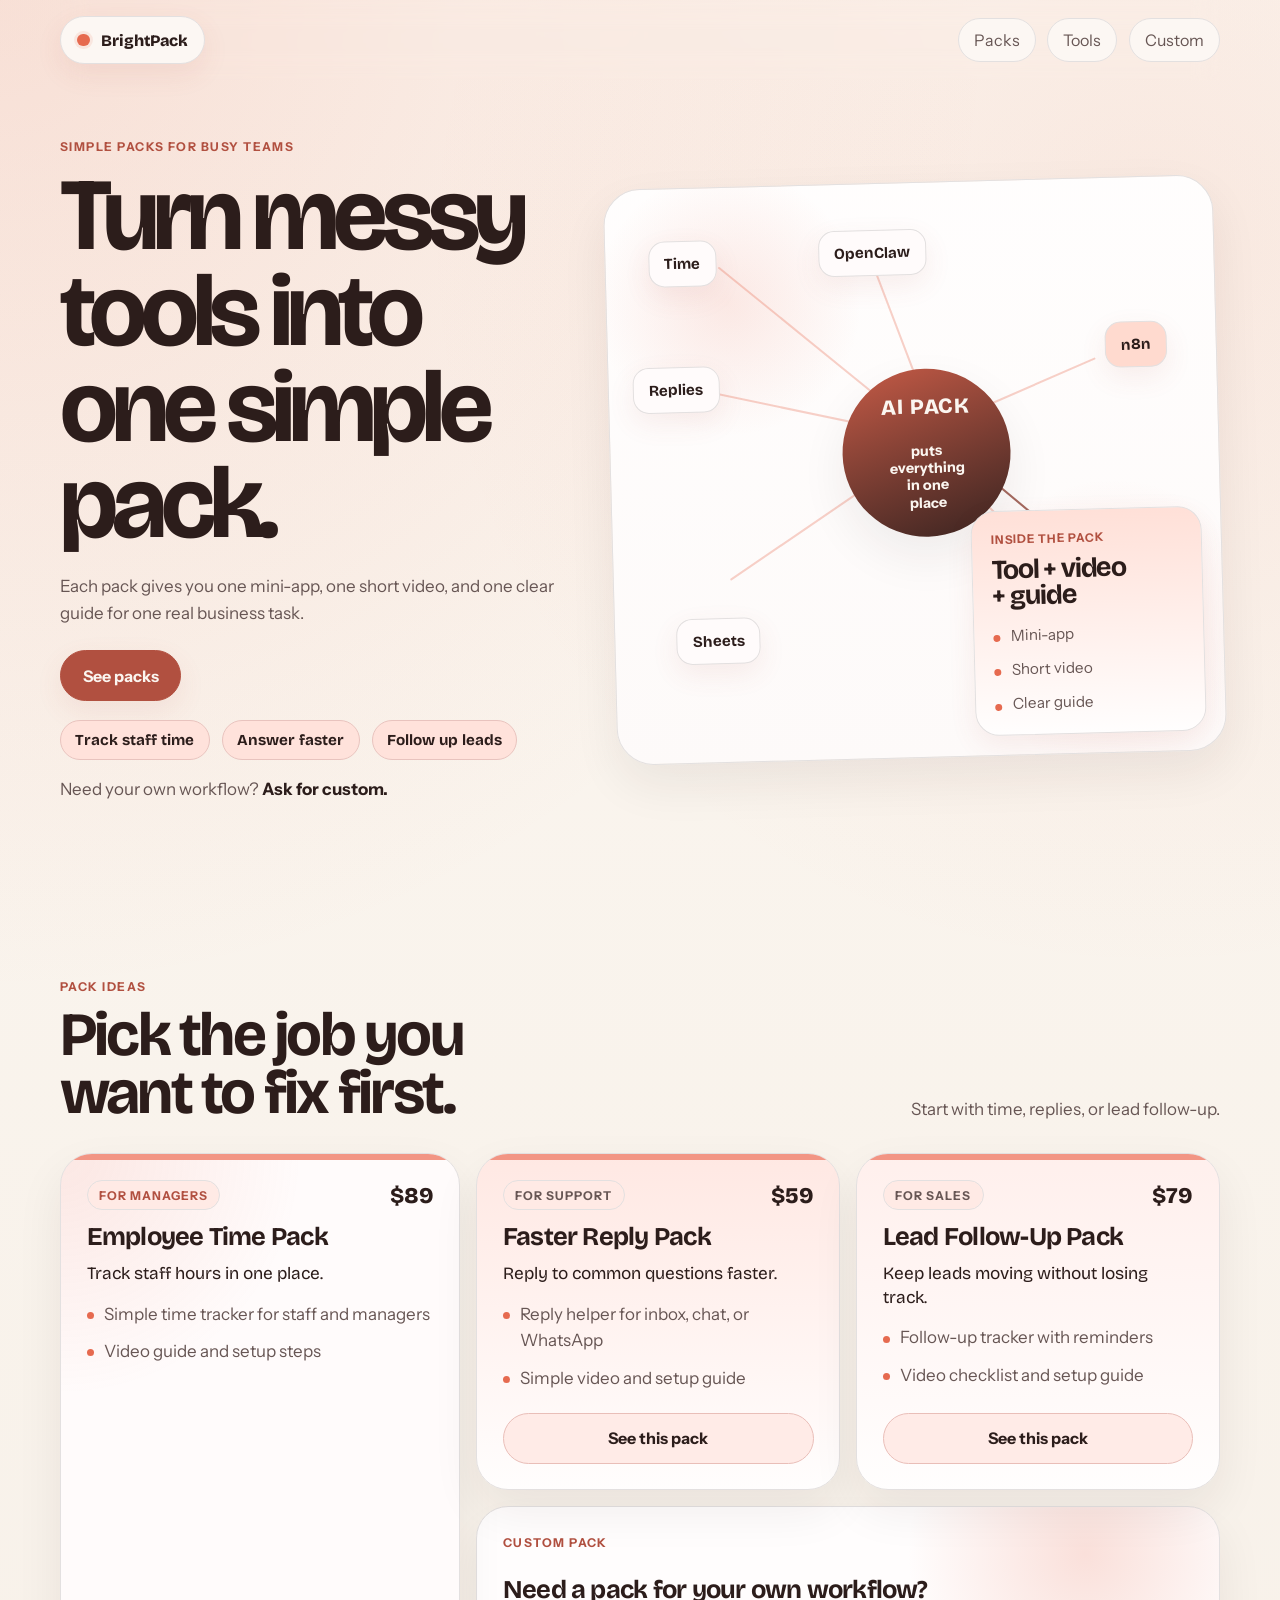
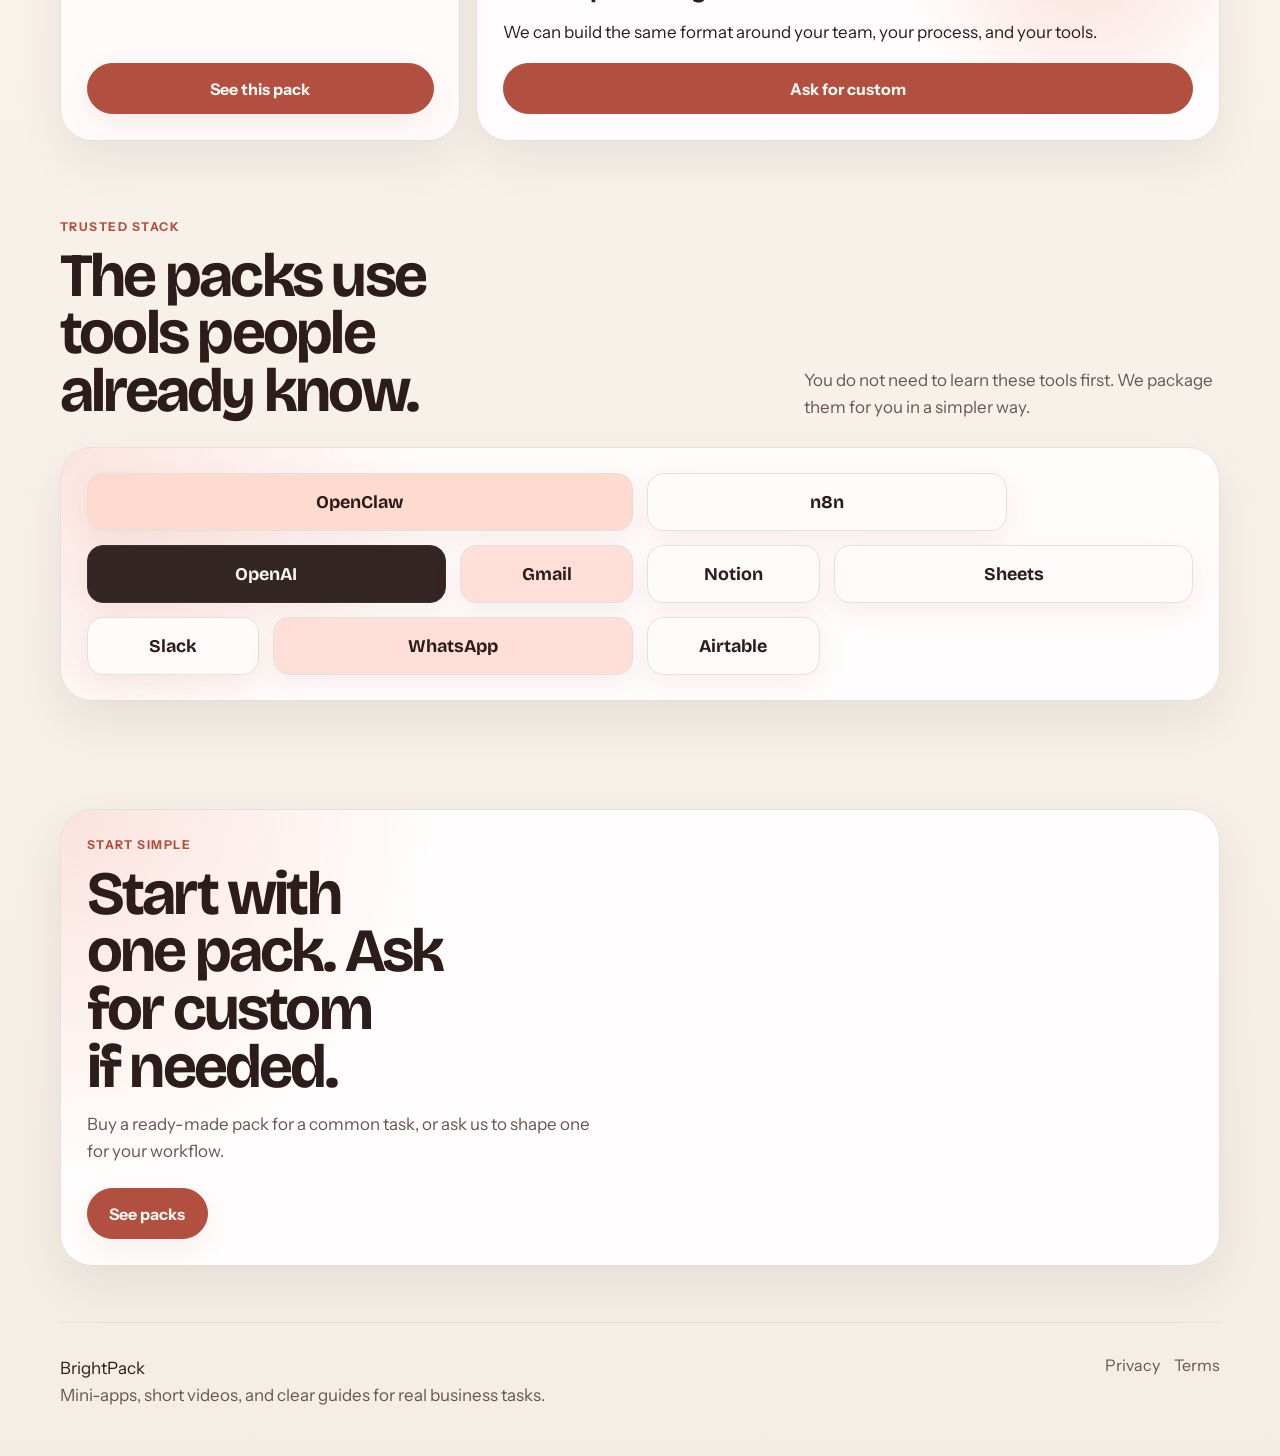
<file: index.html>
<!doctype html>
<html lang="en">
  <head>
    <meta charset="UTF-8" />
    <meta name="viewport" content="width=device-width, initial-scale=1.0" />
    <title>BrightPack | Messy Tools In. One Clear Pack Out.</title>
    <meta
      name="description"
      content="BrightPack turns messy tools into simple AI packs with a mini-app, a short video, and a clear guide for one real business problem."
    />
    <meta
      property="og:title"
      content="BrightPack | Messy Tools In. One Clear Pack Out."
    />
    <meta
      property="og:description"
      content="We package trusted tools into one clear answer your team can use: mini-app, video, guide."
    />
    <meta property="og:type" content="website" />
    <link rel="preconnect" href="https://fonts.googleapis.com" />
    <link rel="preconnect" href="https://fonts.gstatic.com" crossorigin />
    <link
      href="https://fonts.googleapis.com/css2?family=Bricolage+Grotesque:wght@400;500;700;800&family=Instrument+Sans:wght@400;500;600;700&display=swap"
      rel="stylesheet"
    />
    <link rel="icon" href="favicon.svg" type="image/svg+xml" />
    <link rel="stylesheet" href="styles.css" />
  </head>
  <body>
    <div class="page-shell">
      <a class="skip-link" href="#content">Skip to content</a>

      <header class="site-header">
        <a class="brand" href="#top">
          <span class="brand-mark" aria-hidden="true"></span>
          <span>BrightPack</span>
        </a>

        <nav class="site-nav" aria-label="Primary">
          <a href="#packs">Packs</a>
          <a href="#tools">Tools</a>
          <a href="#custom">Custom</a>
        </nav>
      </header>

      <main class="site-main" id="content">
        <section class="hero reveal" id="top">
          <div class="hero-copy">
            <p class="eyebrow">simple packs for busy teams</p>
            <h1>Turn messy tools into one simple pack.</h1>
            <p class="hero-text">
              Each pack gives you one mini-app, one short video, and one clear
              guide for one real business task.
            </p>

            <div class="hero-actions">
              <a class="button button-primary" href="#packs">See packs</a>
            </div>

            <div class="hero-tags" aria-label="Example problems solved">
              <span class="hero-tag">Track staff time</span>
              <span class="hero-tag">Answer faster</span>
              <span class="hero-tag">Follow up leads</span>
            </div>

            <p class="hero-note">
              Need your own workflow? <a class="hero-link" href="#custom">Ask for custom.</a>
            </p>
          </div>

          <div class="hero-stage" aria-hidden="true">
            <div class="stage-board">
              <svg class="stage-lines" viewBox="0 0 600 560" preserveAspectRatio="none">
                <path d="M112 78 L294 232" />
                <path d="M260 68 L312 214" />
                <path d="M86 196 L275 240" />
                <path d="M480 176 L340 232" />
                <path d="M116 382 L276 280" />
                <path d="M486 432 L354 300" />
                <path class="path-pack" d="M346 266 L498 398" />
              </svg>

              <span class="node-chip node-1">Time</span>
              <span class="node-chip node-2">OpenClaw</span>
              <span class="node-chip node-3">Replies</span>
              <span class="node-chip node-4">n8n</span>
              <span class="node-chip node-5">Sheets</span>
              <span class="node-chip node-6">Team</span>

              <div class="ai-core">
                <span>AI pack</span>
                <strong>puts everything in one place</strong>
              </div>

              <article class="result-pack">
                <p class="pack-kicker">inside the pack</p>
                <h2>Tool + video + guide</h2>
                <ul>
                  <li>Mini-app</li>
                  <li>Short video</li>
                  <li>Clear guide</li>
                </ul>
              </article>
            </div>
          </div>
        </section>

        <section class="section reveal" id="packs">
          <div class="section-heading section-heading-split">
            <div>
              <p class="eyebrow">pack ideas</p>
              <h2>Pick the job you want to fix first.</h2>
            </div>
            <p class="section-lead">
              Start with time, replies, or lead follow-up.
            </p>
          </div>

          <div class="packs-layout">
            <article class="pack pack-major">
              <div class="pack-meta">
                <span class="pill">for managers</span>
                <strong class="pack-price">$89</strong>
              </div>
              <h3>Employee Time Pack</h3>
              <p class="pack-question">
                Track staff hours in one place.
              </p>
              <ul>
                <li>Simple time tracker for staff and managers</li>
                <li>Video guide and setup steps</li>
              </ul>
              <a class="button button-primary small" href="#buy">See this pack</a>
            </article>

            <article class="pack pack-reply">
              <div class="pack-meta">
                <span class="pill pill-soft">for support</span>
                <strong class="pack-price">$59</strong>
              </div>
              <h3>Faster Reply Pack</h3>
              <p class="pack-question">
                Reply to common questions faster.
              </p>
              <ul>
                <li>Reply helper for inbox, chat, or WhatsApp</li>
                <li>Simple video and setup guide</li>
              </ul>
              <a class="button button-secondary small" href="#buy">See this pack</a>
            </article>

            <article class="pack pack-lead">
              <div class="pack-meta">
                <span class="pill pill-soft">for sales</span>
                <strong class="pack-price">$79</strong>
              </div>
              <h3>Lead Follow-Up Pack</h3>
              <p class="pack-question">
                Keep leads moving without losing track.
              </p>
              <ul>
                <li>Follow-up tracker with reminders</li>
                <li>Video checklist and setup guide</li>
              </ul>
              <a class="button button-secondary small" href="#buy">See this pack</a>
            </article>

            <aside class="custom-panel" id="custom">
              <p class="eyebrow">custom pack</p>
              <h3>Need a pack for your own workflow?</h3>
              <p>
                We can build the same format around your team, your process,
                and your tools.
              </p>
              <a class="button button-primary small" href="#buy">Ask for custom</a>
            </aside>
          </div>
        </section>

        <section class="section reveal" id="tools">
          <div class="section-heading section-heading-split">
            <div>
              <p class="eyebrow">trusted stack</p>
              <h2>The packs use tools people already know.</h2>
            </div>
            <p class="section-lead">
              You do not need to learn these tools first. We package them for
              you in a simpler way.
            </p>
          </div>

          <div class="tools-frame">
            <div class="tool-wall" aria-label="Trusted tools used in packs">
              <span class="tool-chip wider accent">OpenClaw</span>
              <span class="tool-chip wide">n8n</span>
              <span class="tool-chip wide dark">OpenAI</span>
              <span class="tool-chip">Gmail</span>
              <span class="tool-chip">Notion</span>
              <span class="tool-chip wide">Sheets</span>
              <span class="tool-chip">Slack</span>
              <span class="tool-chip wide">WhatsApp</span>
              <span class="tool-chip">Airtable</span>
            </div>
          </div>
        </section>

        <section class="section reveal" id="buy">
          <div class="cta-panel">
            <div>
              <p class="eyebrow">start simple</p>
              <h2>Start with one pack. Ask for custom if needed.</h2>
              <p class="cta-text">
                Buy a ready-made pack for a common task, or ask us to shape one
                for your workflow.
              </p>

              <div class="hero-actions">
                <a class="button button-primary" href="#packs">See packs</a>
              </div>
            </div>
          </div>
        </section>
      </main>

      <footer class="site-footer">
        <div>
          <p>BrightPack</p>
          <p>Mini-apps, short videos, and clear guides for real business tasks.</p>
        </div>

        <div class="footer-links">
          <a href="privacy.html">Privacy</a>
          <a href="terms.html">Terms</a>
        </div>
      </footer>
    </div>

    <script src="script.js"></script>
  </body>
</html>
</file>
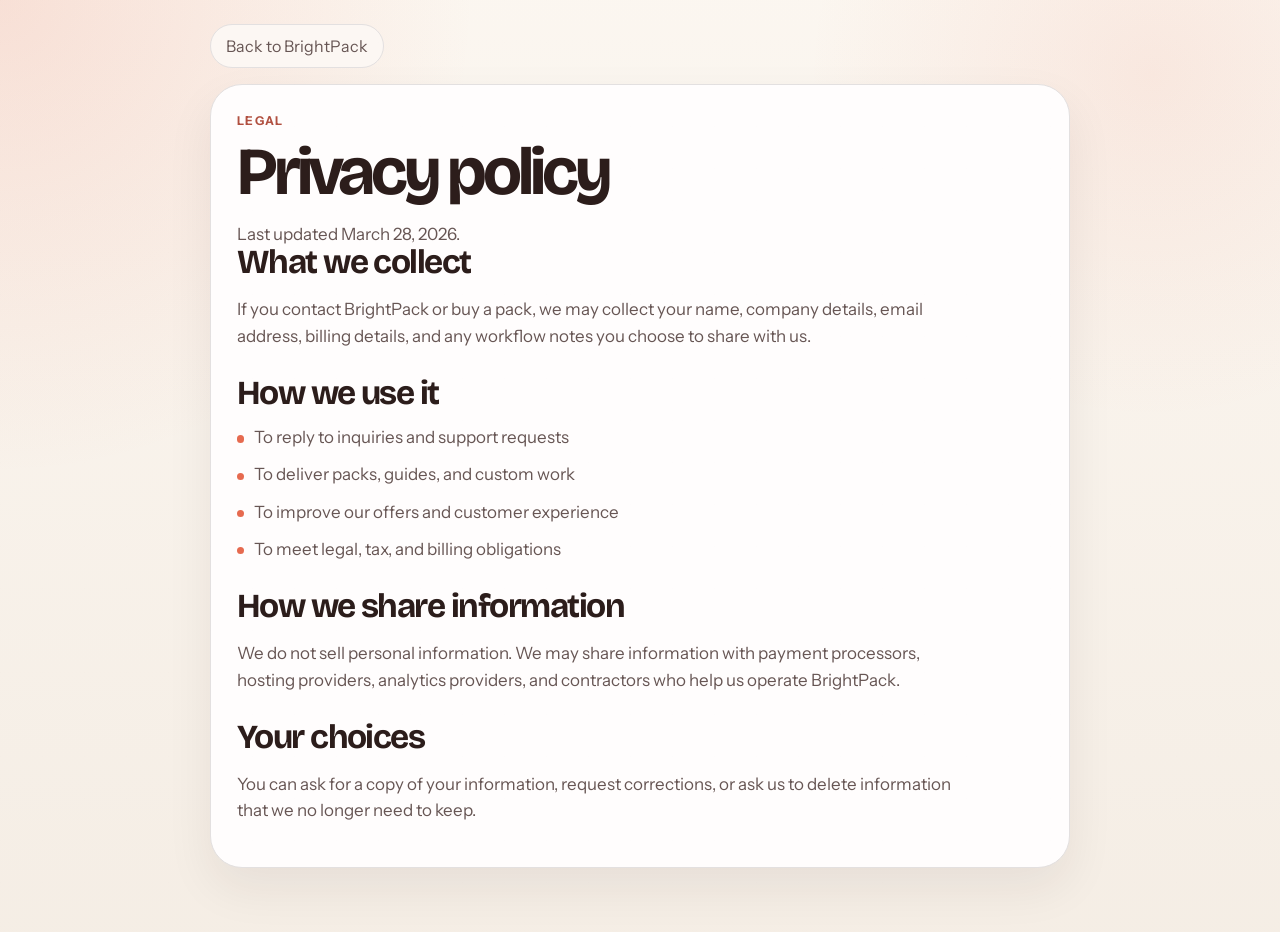
<file: privacy.html>
<!doctype html>
<html lang="en">
  <head>
    <meta charset="UTF-8" />
    <meta name="viewport" content="width=device-width, initial-scale=1.0" />
    <title>BrightPack | Privacy</title>
    <meta
      name="description"
      content="BrightPack privacy policy for visitors, inquiries, and pack buyers."
    />
    <link rel="preconnect" href="https://fonts.googleapis.com" />
    <link rel="preconnect" href="https://fonts.gstatic.com" crossorigin />
    <link
      href="https://fonts.googleapis.com/css2?family=Bricolage+Grotesque:wght@400;500;700;800&family=Instrument+Sans:wght@400;500;600;700&display=swap"
      rel="stylesheet"
    />
    <link rel="icon" href="favicon.svg" type="image/svg+xml" />
    <link rel="stylesheet" href="styles.css" />
  </head>
  <body class="legal-page">
    <div class="legal-shell">
      <a class="legal-back" href="index.html">Back to BrightPack</a>

      <main class="legal-card">
        <p class="eyebrow">legal</p>
        <h1>Privacy policy</h1>
        <p class="legal-lead">Last updated March 28, 2026.</p>

        <section class="legal-section">
          <h2>What we collect</h2>
          <p>
            If you contact BrightPack or buy a pack, we may collect your name,
            company details, email address, billing details, and any workflow
            notes you choose to share with us.
          </p>
        </section>

        <section class="legal-section">
          <h2>How we use it</h2>
          <ul class="legal-list">
            <li>To reply to inquiries and support requests</li>
            <li>To deliver packs, guides, and custom work</li>
            <li>To improve our offers and customer experience</li>
            <li>To meet legal, tax, and billing obligations</li>
          </ul>
        </section>

        <section class="legal-section">
          <h2>How we share information</h2>
          <p>
            We do not sell personal information. We may share information with
            payment processors, hosting providers, analytics providers, and
            contractors who help us operate BrightPack.
          </p>
        </section>

        <section class="legal-section">
          <h2>Your choices</h2>
          <p>
            You can ask for a copy of your information, request corrections, or
            ask us to delete information that we no longer need to keep.
          </p>
        </section>
      </main>
    </div>
  </body>
</html>
</file>
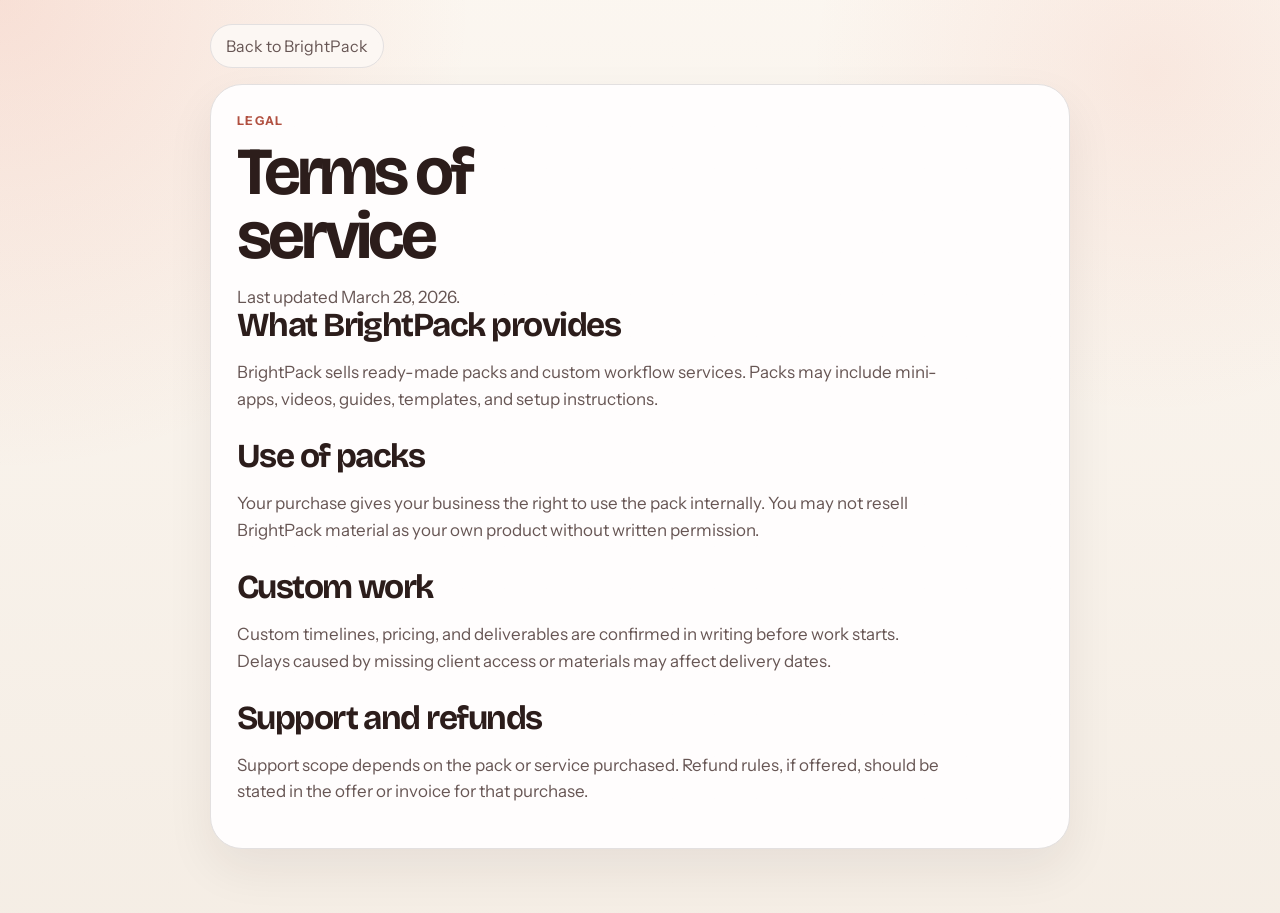
<file: terms.html>
<!doctype html>
<html lang="en">
  <head>
    <meta charset="UTF-8" />
    <meta name="viewport" content="width=device-width, initial-scale=1.0" />
    <title>BrightPack | Terms</title>
    <meta
      name="description"
      content="BrightPack terms for pack access, custom work, and support."
    />
    <link rel="preconnect" href="https://fonts.googleapis.com" />
    <link rel="preconnect" href="https://fonts.gstatic.com" crossorigin />
    <link
      href="https://fonts.googleapis.com/css2?family=Bricolage+Grotesque:wght@400;500;700;800&family=Instrument+Sans:wght@400;500;600;700&display=swap"
      rel="stylesheet"
    />
    <link rel="icon" href="favicon.svg" type="image/svg+xml" />
    <link rel="stylesheet" href="styles.css" />
  </head>
  <body class="legal-page">
    <div class="legal-shell">
      <a class="legal-back" href="index.html">Back to BrightPack</a>

      <main class="legal-card">
        <p class="eyebrow">legal</p>
        <h1>Terms of service</h1>
        <p class="legal-lead">Last updated March 28, 2026.</p>

        <section class="legal-section">
          <h2>What BrightPack provides</h2>
          <p>
            BrightPack sells ready-made packs and custom workflow services.
            Packs may include mini-apps, videos, guides, templates, and setup
            instructions.
          </p>
        </section>

        <section class="legal-section">
          <h2>Use of packs</h2>
          <p>
            Your purchase gives your business the right to use the pack
            internally. You may not resell BrightPack material as your own
            product without written permission.
          </p>
        </section>

        <section class="legal-section">
          <h2>Custom work</h2>
          <p>
            Custom timelines, pricing, and deliverables are confirmed in
            writing before work starts. Delays caused by missing client access
            or materials may affect delivery dates.
          </p>
        </section>

        <section class="legal-section">
          <h2>Support and refunds</h2>
          <p>
            Support scope depends on the pack or service purchased. Refund
            rules, if offered, should be stated in the offer or invoice for
            that purchase.
          </p>
        </section>
      </main>
    </div>
  </body>
</html>
</file>
<file: styles.css>
:root {
  color-scheme: light;
  --paper: oklch(97.6% 0.01 74);
  --paper-deep: oklch(95.1% 0.014 72);
  --surface: color-mix(in oklch, white 82%, var(--paper));
  --ink: oklch(25% 0.024 28);
  --ink-soft: oklch(47% 0.022 28);
  --accent: oklch(67% 0.16 34);
  --accent-deep: oklch(55% 0.13 31);
  --accent-soft: oklch(91% 0.05 38);
  --accent-mist: oklch(96% 0.03 40);
  --line: color-mix(in oklch, var(--ink) 12%, white);
  --shadow-soft: 0 20px 48px color-mix(in oklch, var(--ink) 7%, transparent);
  --shadow-sm: 0 10px 28px color-mix(in oklch, var(--accent-deep) 9%, transparent);
  --radius-lg: 2rem;
  --radius-md: 1.3rem;
  --radius-sm: 999px;
  --content: min(1160px, calc(100vw - 2rem));
  --ease-out: cubic-bezier(0.22, 1, 0.36, 1);
}

*,
*::before,
*::after {
  box-sizing: border-box;
}

html {
  scroll-behavior: smooth;
}

body {
  margin: 0;
  min-width: 320px;
  font-family: "Instrument Sans", sans-serif;
  color: var(--ink);
  background:
    radial-gradient(circle at top left, color-mix(in oklch, var(--accent) 16%, transparent), transparent 30%),
    radial-gradient(circle at 90% 8%, color-mix(in oklch, var(--accent) 10%, transparent), transparent 24%),
    linear-gradient(180deg, var(--paper) 0%, var(--paper-deep) 100%);
}

body::before {
  content: "";
  position: fixed;
  inset: 0;
  pointer-events: none;
  background-image:
    linear-gradient(color-mix(in oklch, var(--ink) 2.5%, transparent) 1px, transparent 1px),
    linear-gradient(90deg, color-mix(in oklch, var(--ink) 2.5%, transparent) 1px, transparent 1px);
  background-size: 42px 42px;
  opacity: 0.14;
}

a {
  color: inherit;
  text-decoration: none;
}

button,
a {
  -webkit-tap-highlight-color: transparent;
}

img {
  display: block;
  max-width: 100%;
}

.page-shell {
  width: var(--content);
  margin: 0 auto;
  padding-bottom: 2rem;
}

.legal-shell {
  width: min(860px, calc(100vw - 2rem));
  margin: 0 auto;
  padding: 1.5rem 0 4rem;
}

.skip-link {
  position: absolute;
  left: 1rem;
  top: -3rem;
  z-index: 30;
  padding: 0.8rem 1rem;
  border-radius: 1rem;
  background: var(--ink);
  color: var(--paper);
  transition: top 180ms var(--ease-out);
}

.skip-link:focus {
  top: 1rem;
}

.site-header {
  position: sticky;
  top: 0;
  z-index: 20;
  display: flex;
  align-items: center;
  justify-content: space-between;
  gap: 1rem;
  padding: 1rem 0;
  backdrop-filter: blur(12px);
}

.brand,
.site-nav a,
.legal-back {
  border: 1px solid var(--line);
  background: color-mix(in oklch, var(--paper) 84%, white);
}

.brand {
  display: inline-flex;
  align-items: center;
  gap: 0.7rem;
  padding: 0.85rem 1rem;
  border-radius: var(--radius-sm);
  font-family: "Bricolage Grotesque", sans-serif;
  font-weight: 800;
  box-shadow: var(--shadow-sm);
}

.brand-mark {
  width: 0.8rem;
  aspect-ratio: 1;
  border-radius: 50%;
  background: var(--accent);
  box-shadow: 0 0 0 0.18rem color-mix(in oklch, var(--accent) 12%, transparent);
}

.site-nav {
  display: flex;
  align-items: center;
  flex-wrap: wrap;
  gap: 0.7rem;
}

.site-nav a,
.legal-back {
  padding: 0.7rem 0.95rem;
  border-radius: var(--radius-sm);
  color: var(--ink-soft);
  transition:
    transform 180ms var(--ease-out),
    border-color 180ms var(--ease-out),
    color 180ms var(--ease-out);
}

.site-nav a:hover,
.site-nav a:focus-visible,
.legal-back:hover,
.legal-back:focus-visible {
  transform: translateY(-1px);
  border-color: color-mix(in oklch, var(--accent) 36%, var(--line));
  color: var(--ink);
}

.hero {
  display: grid;
  grid-template-columns: minmax(0, 0.9fr) minmax(0, 1.1fr);
  gap: clamp(1.8rem, 4vw, 4rem);
  align-items: center;
  min-height: calc(100dvh - 5rem);
  padding: clamp(1.2rem, 3vw, 2rem) 0 clamp(2.8rem, 6vw, 4.5rem);
}

.eyebrow {
  margin: 0 0 0.7rem;
  color: var(--accent-deep);
  font-size: 0.76rem;
  font-weight: 700;
  letter-spacing: 0.12em;
  text-transform: uppercase;
}

h1,
h2,
h3 {
  margin: 0;
  font-family: "Bricolage Grotesque", sans-serif;
  line-height: 0.94;
}

h1 {
  max-width: 9ch;
  font-size: clamp(3.4rem, 8vw, 6.6rem);
  letter-spacing: -0.06em;
  text-wrap: balance;
}

h2 {
  max-width: 11ch;
  font-size: clamp(2.1rem, 4.8vw, 3.9rem);
  letter-spacing: -0.045em;
  text-wrap: balance;
}

h3 {
  font-size: clamp(1.35rem, 2vw, 1.8rem);
  letter-spacing: -0.03em;
}

p,
li {
  font-size: clamp(1rem, 1.35vw, 1.06rem);
  line-height: 1.58;
}

.hero-text,
.section-lead,
.pack li,
.cta-text,
.site-footer p:last-child,
.legal-lead,
.legal-section p,
.legal-list li {
  color: var(--ink-soft);
}

.hero-text {
  max-width: 31rem;
  margin: 1.25rem 0 0;
}

.hero-actions {
  display: flex;
  flex-wrap: wrap;
  gap: 0.9rem;
  margin-top: 1.5rem;
}

.button {
  display: inline-flex;
  align-items: center;
  justify-content: center;
  min-height: 3.15rem;
  padding: 0.9rem 1.35rem;
  border: 1px solid var(--ink);
  border-radius: var(--radius-sm);
  font-weight: 700;
  transition:
    transform 180ms var(--ease-out),
    box-shadow 180ms var(--ease-out),
    background-color 180ms var(--ease-out),
    color 180ms var(--ease-out),
    border-color 180ms var(--ease-out);
}

.button:hover,
.button:focus-visible {
  transform: translateY(-1px);
}

.button:active {
  transform: scale(0.98);
}

.button-primary {
  background: var(--accent-deep);
  border-color: var(--accent-deep);
  color: var(--paper);
  box-shadow: var(--shadow-sm);
}

.button-secondary {
  background: color-mix(in oklch, var(--accent-soft) 48%, white);
  color: var(--ink);
  border-color: color-mix(in oklch, var(--accent) 30%, var(--line));
}

.small {
  min-height: 2.9rem;
  padding-inline: 1.1rem;
}

.hero-tags {
  display: flex;
  flex-wrap: wrap;
  gap: 0.75rem;
  margin-top: 1.2rem;
}

.hero-tag {
  display: inline-flex;
  align-items: center;
  min-height: 2.5rem;
  padding: 0.55rem 0.9rem;
  border: 1px solid color-mix(in oklch, var(--accent) 26%, var(--line));
  border-radius: var(--radius-sm);
  background: color-mix(in oklch, var(--accent-soft) 70%, white);
  color: var(--ink);
  font-family: "Bricolage Grotesque", sans-serif;
  font-size: 0.95rem;
  font-weight: 700;
}

.hero-note {
  margin: 1rem 0 0;
  color: var(--ink-soft);
}

.hero-link {
  color: var(--ink);
  font-weight: 700;
}

.hero-stage {
  display: flex;
  justify-content: flex-end;
  align-items: center;
  min-height: 38rem;
}

.stage-board {
  position: relative;
  width: min(100%, 43rem);
  min-height: 36rem;
  border: 1px solid var(--line);
  border-radius: 2.3rem;
  background:
    radial-gradient(circle at 20% 20%, color-mix(in oklch, var(--accent) 14%, transparent), transparent 20%),
    radial-gradient(circle at 82% 78%, color-mix(in oklch, var(--accent) 12%, transparent), transparent 22%),
    linear-gradient(180deg, color-mix(in oklch, white 84%, var(--paper)), color-mix(in oklch, white 74%, var(--paper-deep)));
  box-shadow: var(--shadow-soft);
  overflow: hidden;
  transform: rotate(-1.5deg);
}

.stage-lines {
  position: absolute;
  inset: 0;
  width: 100%;
  height: 100%;
  z-index: 1;
}

.stage-lines path {
  fill: none;
  stroke: color-mix(in oklch, var(--accent) 38%, transparent);
  stroke-linecap: round;
  stroke-width: 2;
  opacity: 0.8;
}

.stage-lines .path-pack {
  stroke: color-mix(in oklch, var(--accent) 56%, var(--ink));
}

.node-chip {
  position: absolute;
  z-index: 3;
  display: inline-flex;
  align-items: center;
  justify-content: center;
  min-height: 2.9rem;
  padding: 0.72rem 0.95rem;
  border: 1px solid var(--line);
  border-radius: 1rem;
  background: color-mix(in oklch, white 82%, var(--accent-mist));
  box-shadow: var(--shadow-sm);
  font-family: "Bricolage Grotesque", sans-serif;
  font-size: 0.95rem;
  font-weight: 700;
}

.node-1 {
  left: 7%;
  top: 9%;
}

.node-2 {
  left: 35%;
  top: 8%;
}

.node-3 {
  left: 4%;
  top: 31%;
}

.node-4 {
  right: 8%;
  top: 25%;
  background: color-mix(in oklch, var(--accent-soft) 92%, white);
}

.node-5 {
  left: 10%;
  bottom: 17%;
}

.node-6 {
  right: 12%;
  bottom: 10%;
}

.ai-core {
  position: absolute;
  left: 52%;
  top: 47%;
  z-index: 4;
  display: grid;
  place-items: center;
  width: 10.5rem;
  aspect-ratio: 1;
  padding: 1rem;
  border-radius: 50%;
  background: linear-gradient(160deg, color-mix(in oklch, var(--accent) 42%, var(--accent-deep)), color-mix(in oklch, var(--ink) 88%, var(--accent-deep)));
  box-shadow: var(--shadow-soft);
  color: var(--paper);
  text-align: center;
  transform: translate(-50%, -50%);
}

.ai-core span,
.ai-core strong {
  display: block;
  max-width: 8ch;
}

.ai-core span {
  font-family: "Bricolage Grotesque", sans-serif;
  font-size: 1.35rem;
  font-weight: 800;
  letter-spacing: 0.04em;
  text-transform: uppercase;
}

.ai-core strong {
  margin-top: 0.35rem;
  font-size: 0.9rem;
  line-height: 1.2;
}

.result-pack {
  position: absolute;
  right: 1.2rem;
  bottom: 1.2rem;
  z-index: 5;
  width: 14.4rem;
  padding: 1.15rem;
  border: 1px solid var(--line);
  border-radius: 1.5rem;
  background:
    linear-gradient(180deg, color-mix(in oklch, var(--accent-soft) 76%, white), color-mix(in oklch, white 88%, var(--paper)));
  box-shadow: var(--shadow-sm);
}

.pack-kicker {
  margin: 0;
  color: var(--accent-deep);
  font-size: 0.74rem;
  font-weight: 700;
  letter-spacing: 0.08em;
  text-transform: uppercase;
}

.result-pack h2 {
  margin-top: 0.55rem;
  max-width: 8ch;
  font-size: 1.7rem;
}

.result-pack ul,
.pack ul,
.legal-list {
  list-style: none;
  margin: 0.9rem 0 0;
  padding: 0;
}

.result-pack li,
.pack li,
.legal-list li {
  position: relative;
  padding-left: 1.1rem;
}

.result-pack li + li,
.pack li + li,
.legal-list li + li {
  margin-top: 0.65rem;
}

.result-pack li::before,
.pack li::before,
.legal-list li::before {
  content: "";
  position: absolute;
  left: 0;
  top: 0.7rem;
  width: 0.45rem;
  height: 0.45rem;
  border-radius: 50%;
  background: var(--accent);
}

.result-pack li {
  color: var(--ink-soft);
  font-size: 0.95rem;
}

.section {
  padding-top: clamp(3rem, 6vw, 5.5rem);
}

.section-heading {
  display: grid;
  gap: 0.8rem;
}

.section-heading-split {
  grid-template-columns: minmax(0, 0.88fr) minmax(14rem, 0.9fr);
  align-items: end;
  gap: 1.25rem;
}

.section-lead {
  margin: 0;
  justify-self: end;
  max-width: 26rem;
}

.packs-layout {
  display: grid;
  grid-template-columns: minmax(0, 1.1fr) minmax(0, 1fr) minmax(0, 1fr);
  grid-template-areas:
    "major reply lead"
    "major custom custom";
  gap: 1rem;
  margin-top: 1.9rem;
}

.pack,
.custom-panel,
.cta-panel,
.tool-wall,
.legal-card {
  border: 1px solid var(--line);
  border-radius: var(--radius-lg);
  background: var(--surface);
  box-shadow: var(--shadow-soft);
}

.pack,
.custom-panel,
.cta-panel,
.legal-card {
  padding: clamp(1.3rem, 2vw, 1.7rem);
}

.pack {
  display: flex;
  flex-direction: column;
  position: relative;
  overflow: hidden;
}

.pack::before {
  content: "";
  position: absolute;
  inset: 0 0 auto;
  height: 0.35rem;
  background: color-mix(in oklch, var(--accent) 72%, white);
}

.pack-major {
  grid-area: major;
  background:
    radial-gradient(circle at top left, color-mix(in oklch, var(--accent) 14%, transparent), transparent 34%),
    color-mix(in oklch, white 82%, var(--accent-mist));
}

.pack-reply {
  grid-area: reply;
  background:
    linear-gradient(180deg, color-mix(in oklch, var(--accent-soft) 56%, white), color-mix(in oklch, white 86%, var(--paper)));
}

.pack-lead {
  grid-area: lead;
  background:
    linear-gradient(180deg, color-mix(in oklch, var(--accent-soft) 38%, white), color-mix(in oklch, white 88%, var(--paper)));
}

.custom-panel {
  grid-area: custom;
  display: flex;
  flex-direction: column;
  background:
    radial-gradient(circle at 82% 20%, color-mix(in oklch, var(--accent) 20%, transparent), transparent 28%),
    color-mix(in oklch, white 84%, var(--paper));
}

.pack-meta {
  display: flex;
  align-items: center;
  justify-content: space-between;
  gap: 1rem;
}

.pill {
  display: inline-flex;
  align-items: center;
  justify-content: center;
  padding: 0.42rem 0.72rem;
  border: 1px solid var(--line);
  border-radius: var(--radius-sm);
  background: color-mix(in oklch, var(--accent-soft) 52%, white);
  color: var(--accent-deep);
  font-size: 0.76rem;
  font-weight: 700;
  letter-spacing: 0.08em;
  text-transform: uppercase;
}

.pill-soft {
  color: var(--ink-soft);
}

.pack-price {
  font-family: "Bricolage Grotesque", sans-serif;
  font-size: 1.4rem;
  font-weight: 800;
}

.pack h3,
.custom-panel h3 {
  margin-top: 0.95rem;
}

.pack-question {
  margin: 0.8rem 0 0;
  color: var(--ink);
  font-family: "Bricolage Grotesque", sans-serif;
  font-size: 1.08rem;
  line-height: 1.38;
}

.pack ul {
  margin-bottom: 1.35rem;
}

.pack .button,
.custom-panel .button {
  margin-top: auto;
}

.custom-panel .button-primary {
  box-shadow: none;
}

.tools-frame {
  margin-top: 1.6rem;
}

.tool-wall {
  display: grid;
  grid-template-columns: repeat(6, minmax(0, 1fr));
  gap: 0.9rem;
  padding: clamp(1.2rem, 2vw, 1.6rem);
  background:
    radial-gradient(circle at top left, color-mix(in oklch, var(--accent) 16%, transparent), transparent 30%),
    linear-gradient(180deg, color-mix(in oklch, white 84%, var(--accent-mist)), color-mix(in oklch, white 88%, var(--paper)));
}

.tool-chip {
  display: inline-flex;
  align-items: center;
  justify-content: center;
  min-height: 3.6rem;
  padding: 0.85rem 1rem;
  border: 1px solid var(--line);
  border-radius: 1rem;
  background: color-mix(in oklch, white 82%, var(--accent-mist));
  font-family: "Bricolage Grotesque", sans-serif;
  font-size: clamp(0.98rem, 1.6vw, 1.12rem);
  font-weight: 700;
  box-shadow: var(--shadow-sm);
}

.tool-chip.wide {
  grid-column: span 2;
}

.tool-chip.wider {
  grid-column: span 3;
}

.tool-chip.accent {
  background: color-mix(in oklch, var(--accent-soft) 92%, white);
}

.tool-chip.dark {
  background: color-mix(in oklch, var(--ink) 96%, white);
  border-color: color-mix(in oklch, var(--ink) 90%, white);
  color: var(--paper);
}

.tool-chip:nth-child(4),
.tool-chip:nth-child(8) {
  background: color-mix(in oklch, var(--accent-soft) 78%, white);
}

.cta-panel {
  margin-top: 1.9rem;
  background:
    radial-gradient(circle at top left, color-mix(in oklch, var(--accent) 18%, transparent), transparent 30%),
    color-mix(in oklch, white 84%, var(--paper));
}

.cta-text {
  margin-top: 0.9rem;
  max-width: 32rem;
}

.site-footer {
  display: flex;
  align-items: flex-start;
  justify-content: space-between;
  gap: 1rem;
  margin-top: 3.5rem;
  padding: 2rem 0 1rem;
  border-top: 1px solid var(--line);
}

.site-footer p {
  margin: 0;
}

.footer-links {
  display: flex;
  flex-wrap: wrap;
  gap: 0.9rem;
}

.footer-links a {
  color: var(--ink-soft);
}

.legal-page {
  min-height: 100dvh;
}

.legal-back {
  display: inline-flex;
}

.legal-card {
  margin-top: 1rem;
}

.legal-card h1 {
  max-width: 10ch;
  font-size: clamp(2.8rem, 7vw, 4.2rem);
}

.legal-lead {
  margin: 1rem 0 0;
}

.legal-section + .legal-section {
  margin-top: 1.8rem;
}

.legal-section h2 {
  max-width: none;
  font-size: clamp(1.55rem, 3vw, 2.1rem);
}

.legal-section p,
.legal-list li {
  max-width: 65ch;
}

.reveal {
  opacity: 0;
  transform: translateY(24px);
  transition:
    opacity 520ms var(--ease-out),
    transform 520ms var(--ease-out);
}

.reveal.is-visible {
  opacity: 1;
  transform: translateY(0);
}

a:focus-visible,
button:focus-visible {
  outline: 3px solid color-mix(in oklch, var(--accent) 60%, white);
  outline-offset: 4px;
}

@media (max-width: 1040px) {
  .hero,
  .section-heading-split {
    grid-template-columns: 1fr;
  }

  .hero {
    min-height: auto;
  }

  .hero-stage {
    min-height: 33rem;
  }

  .stage-board {
    transform: none;
  }

  .section-lead {
    justify-self: start;
  }

  .packs-layout {
    grid-template-columns: repeat(2, minmax(0, 1fr));
    grid-template-areas:
      "major major"
      "reply lead"
      "custom custom";
  }
}

@media (max-width: 760px) {
  .page-shell,
  .legal-shell {
    width: min(100vw - 1rem, 100%);
  }

  .site-header {
    flex-direction: column;
    align-items: flex-start;
  }

  .hero-stage {
    min-height: 29rem;
  }

  .stage-board {
    min-height: 30rem;
    border-radius: 1.7rem;
  }

  .node-chip {
    min-height: 2.6rem;
    padding: 0.6rem 0.75rem;
    font-size: 0.86rem;
  }

  .node-1 {
    left: 5%;
    top: 10%;
  }

  .node-2 {
    left: 31%;
    top: 9%;
  }

  .node-3 {
    left: 3%;
    top: 31%;
  }

  .node-4 {
    right: 5%;
    top: 26%;
  }

  .node-5 {
    left: 8%;
    bottom: 20%;
  }

  .node-6 {
    right: 8%;
    bottom: 11%;
  }

  .ai-core {
    width: 8.8rem;
  }

  .ai-core span {
    font-size: 1.14rem;
  }

  .ai-core strong {
    font-size: 0.82rem;
  }

  .result-pack {
    width: 12.2rem;
    padding: 1rem;
  }

  .result-pack h2 {
    font-size: 1.45rem;
  }

  .packs-layout,
  .tool-wall {
    grid-template-columns: 1fr;
  }

  .packs-layout {
    grid-template-areas:
      "major"
      "reply"
      "lead"
      "custom";
  }

  .tool-chip.wide,
  .tool-chip.wider {
    grid-column: span 1;
  }

  .site-footer {
    flex-direction: column;
  }
}

@media (prefers-reduced-motion: reduce) {
  html {
    scroll-behavior: auto;
  }

  *,
  *::before,
  *::after {
    animation: none !important;
    transition-duration: 0ms !important;
    transition-delay: 0ms !important;
  }

  .reveal {
    opacity: 1;
    transform: none;
  }
}
</file>
